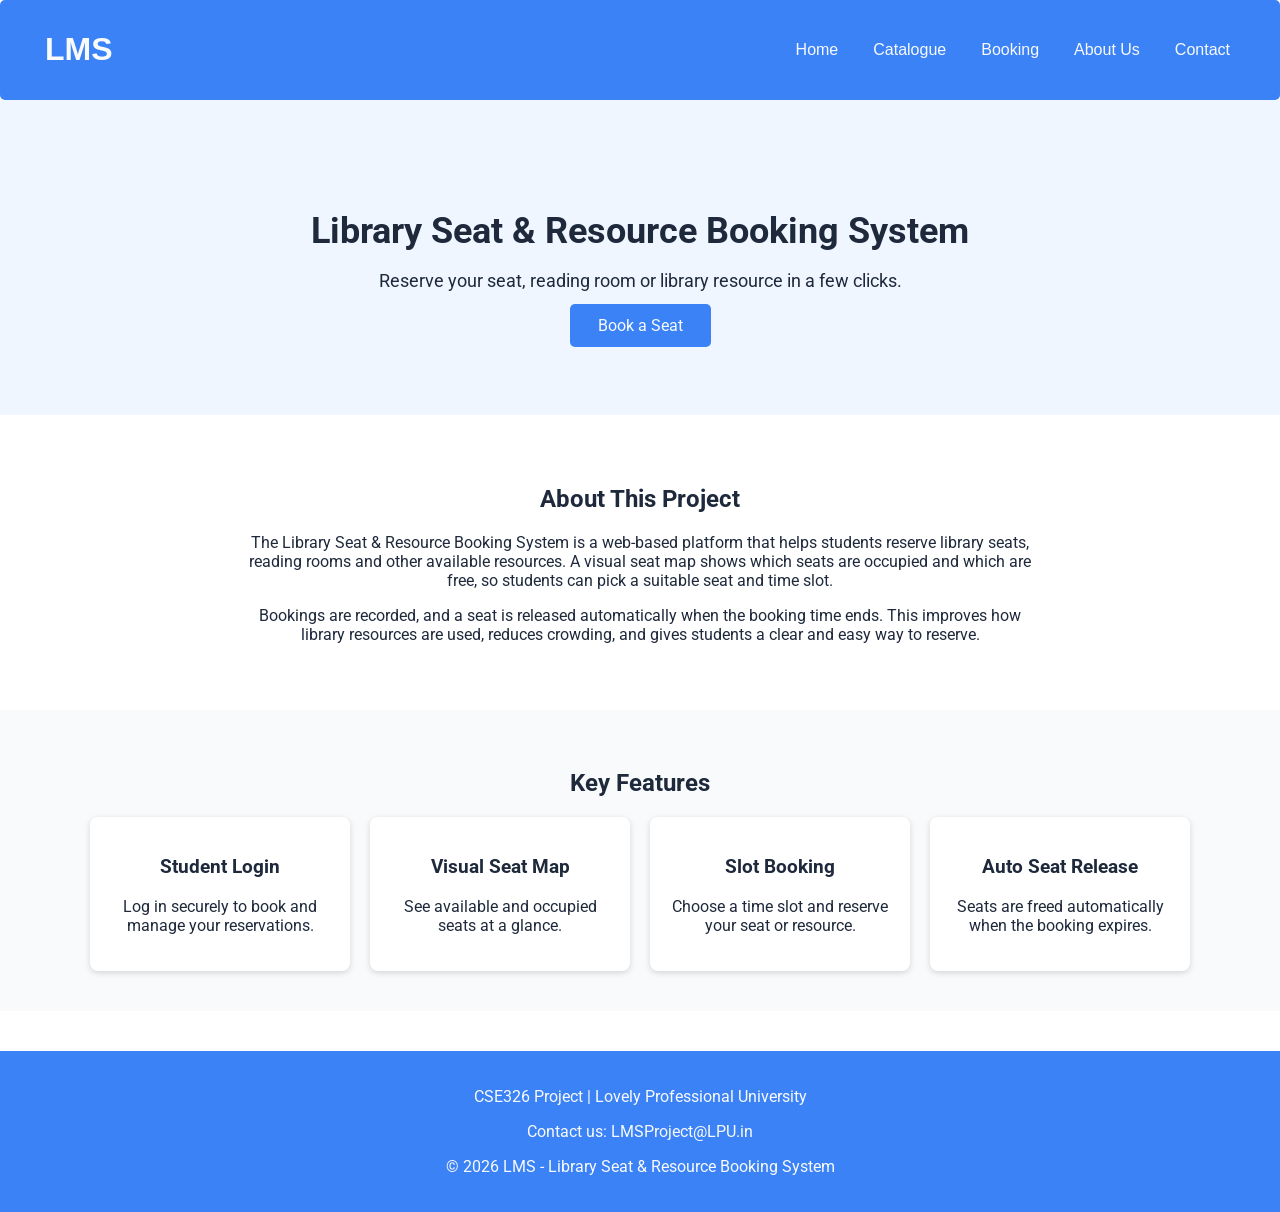
<file: Index.html>
<!DOCTYPE html>
<html lang="en">
<head>
    <meta charset="UTF-8">
    <meta name="viewport" content="width=device-width, initial-scale=1.0">
    <title>Document</title>
    <link rel="stylesheet" type="text/css" href="styles.css">
    <link rel="preconnect" href="https://fonts.googleapis.com">
<link rel="preconnect" href="https://fonts.gstatic.com" crossorigin>
<link href="https://fonts.googleapis.com/css2?family=Google+Sans:ital,opsz,wght@0,17..18,400..700;1,17..18,400..700&family=Roboto:ital,wght@0,100..900;1,100..900&display=swap" rel="stylesheet">
</head>
<body class="home-page">
    <header>
        <h1 ><a href="Index.html" class="Menumain" id="LMS">LMS</a></h1>
        <div class="Menu">
            <a href="Index.html">Home</a>
            <a href="catalogue.html">Catalogue</a>
            <a href="booking.html">Booking</a>
            <a href="about.html">About Us</a>
            <a href="Contact.html">Contact</a>
        </div>
    </header>
    <section class="hero">
        <h2>Library Seat &amp; Resource Booking System</h2>
        <p>Reserve your seat, reading room or library resource in a few clicks.</p>
        <a href="booking.html" class="btn">Book a Seat</a>
    </section>

    <section class="about" id="about">
        <h2>About This Project</h2>
        <p>
            The Library Seat &amp; Resource Booking System is a web-based platform
            that helps students reserve library seats, reading rooms and other
            available resources. A visual seat map shows which seats are occupied
            and which are free, so students can pick a suitable seat and time slot.
        </p>
        <p>
            Bookings are recorded, and a seat is released automatically when the
            booking time ends. This improves how library resources are used,
            reduces crowding, and gives students a clear and easy way to reserve.
        </p>
    </section>

    <section class="features">
        <h2>Key Features</h2>
        <div class="cards">
            <div class="card">
                <h3>Student Login</h3>
                <p>Log in securely to book and manage your reservations.</p>
            </div>
        <div class="card">
            <h3>Visual Seat Map</h3>
            <p>See available and occupied seats at a glance.</p>
        </div>
        <div class="card">
            <h3>Slot Booking</h3>
            <p>Choose a time slot and reserve your seat or resource.</p>
        </div>
        <div class="card">
            <h3>Auto Seat Release</h3>
            <p>Seats are freed automatically when the booking expires.</p>
        </div>
        </div>
    </section>

    <footer id="contact">
        <p>CSE326 Project | Lovely Professional University</p>
        <p>Contact us: LMSProject@LPU.in</p>
        <p>&copy; 2026 LMS - Library Seat &amp; Resource Booking System</p>
    </footer>
    <script src="script.js"></script>
</body>
</html>
</file>
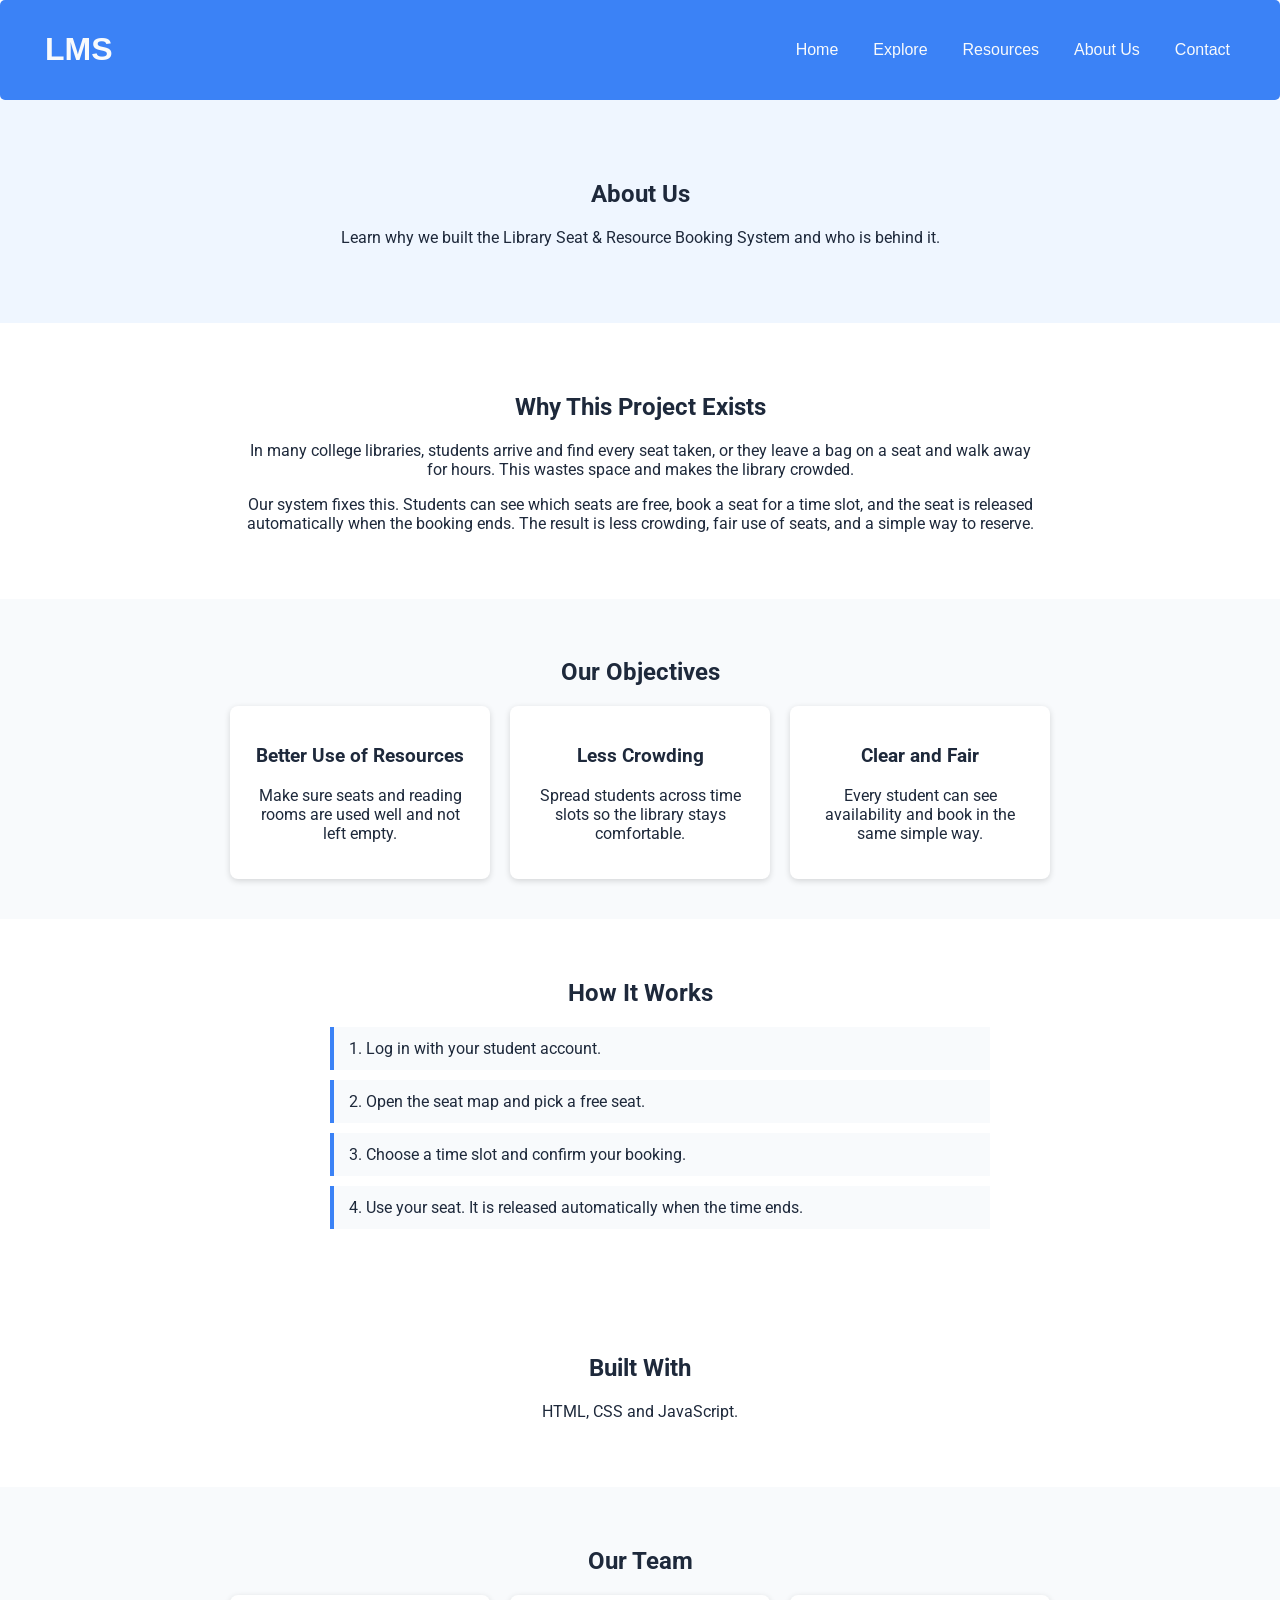
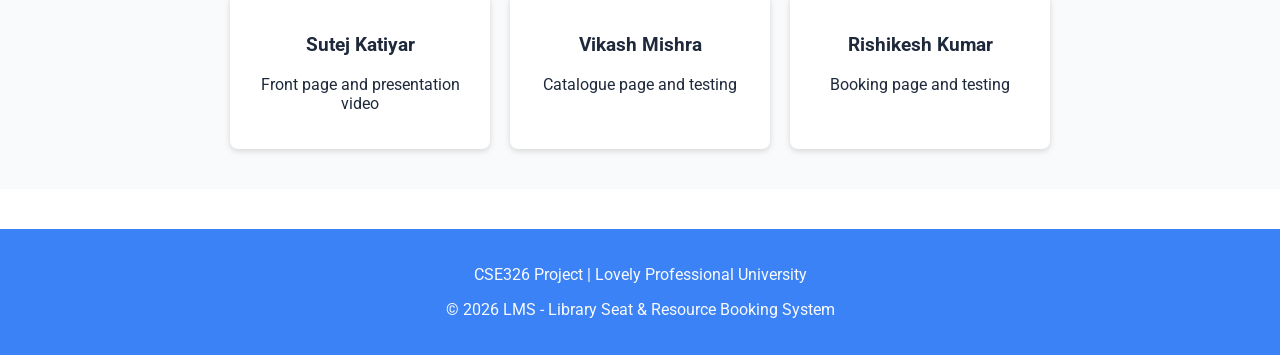
<file: about.html>
<!DOCTYPE html>
<html lang="en">
<head>
    <meta charset="UTF-8">
    <meta name="viewport" content="width=device-width, initial-scale=1.0">
    <title>About Us - LMS</title>
    <link rel="stylesheet" type="text/css" href="styles.css">
    <link rel="preconnect" href="https://fonts.googleapis.com">
    <link rel="preconnect" href="https://fonts.gstatic.com" crossorigin>
    <link href="https://fonts.googleapis.com/css2?family=Google+Sans:ital,opsz,wght@0,17..18,400..700;1,17..18,400..700&family=Roboto:ital,wght@0,100..900;1,100..900&display=swap" rel="stylesheet">
</head>
<body>
    <header>
        <h1><a href="Index.html" class="Menumain" id="LMS">LMS</a></h1>
        <div class="Menu">
            <a href="Index.html">Home</a>
            <a href="#">Explore</a>
            <a href="#">Resources</a>
            <a href="about.html">About Us</a>
            <a href="contact.html">Contact</a>
        </div>
    </header>

    <!-- Page heading -->
    <section class="contact-hero">
        <h2>About Us</h2>
        <p>Learn why we built the Library Seat &amp; Resource Booking System and who is behind it.</p>
    </section>

    <!-- Why this project exists -->
    <section class="about">
        <h2>Why This Project Exists</h2>
        <p>
            In many college libraries, students arrive and find every seat taken,
            or they leave a bag on a seat and walk away for hours. This wastes
            space and makes the library crowded.
        </p>
        <p>
            Our system fixes this. Students can see which seats are free,
            book a seat for a time slot, and the seat is released automatically
            when the booking ends. The result is less crowding, fair use of
            seats, and a simple way to reserve.
        </p>
    </section>

    <!-- Objectives -->
    <section class="features">
        <h2>Our Objectives</h2>
        <div class="cards">
            <div class="card">
                <h3>Better Use of Resources</h3>
                <p>Make sure seats and reading rooms are used well and not left empty.</p>
            </div>
            <div class="card">
                <h3>Less Crowding</h3>
                <p>Spread students across time slots so the library stays comfortable.</p>
            </div>
            <div class="card">
                <h3>Clear and Fair</h3>
                <p>Every student can see availability and book in the same simple way.</p>
            </div>
        </div>
    </section>

    <!-- How it works -->
    <section class="how">
        <h2>How It Works</h2>
        <ol>
            <li>Log in with your student account.</li>
            <li>Open the seat map and pick a free seat.</li>
            <li>Choose a time slot and confirm your booking.</li>
            <li>Use your seat. It is released automatically when the time ends.</li>
        </ol>
    </section>

    <!-- Technologies -->
    <section class="about">
        <h2>Built With</h2>
        <p>HTML, CSS and JavaScript.</p>
    </section>

    <!-- Team -->
    <section class="features">
        <h2>Our Team</h2>
        <div class="cards">
            <div class="card">
                <h3>Sutej Katiyar</h3>
                <p>Front page and presentation video</p>
            </div>
            <div class="card">
                <h3>Vikash Mishra</h3>
                <p>Catalogue page and testing</p>
            </div>
            <div class="card">
                <h3>Rishikesh Kumar</h3>
                <p>Booking page and testing</p>
            </div>
        </div>
    </section>

    <footer>
        <p>CSE326 Project | Lovely Professional University</p>
        <p>&copy; 2026 LMS - Library Seat &amp; Resource Booking System</p>
    </footer>
</body>
</html>
</file>
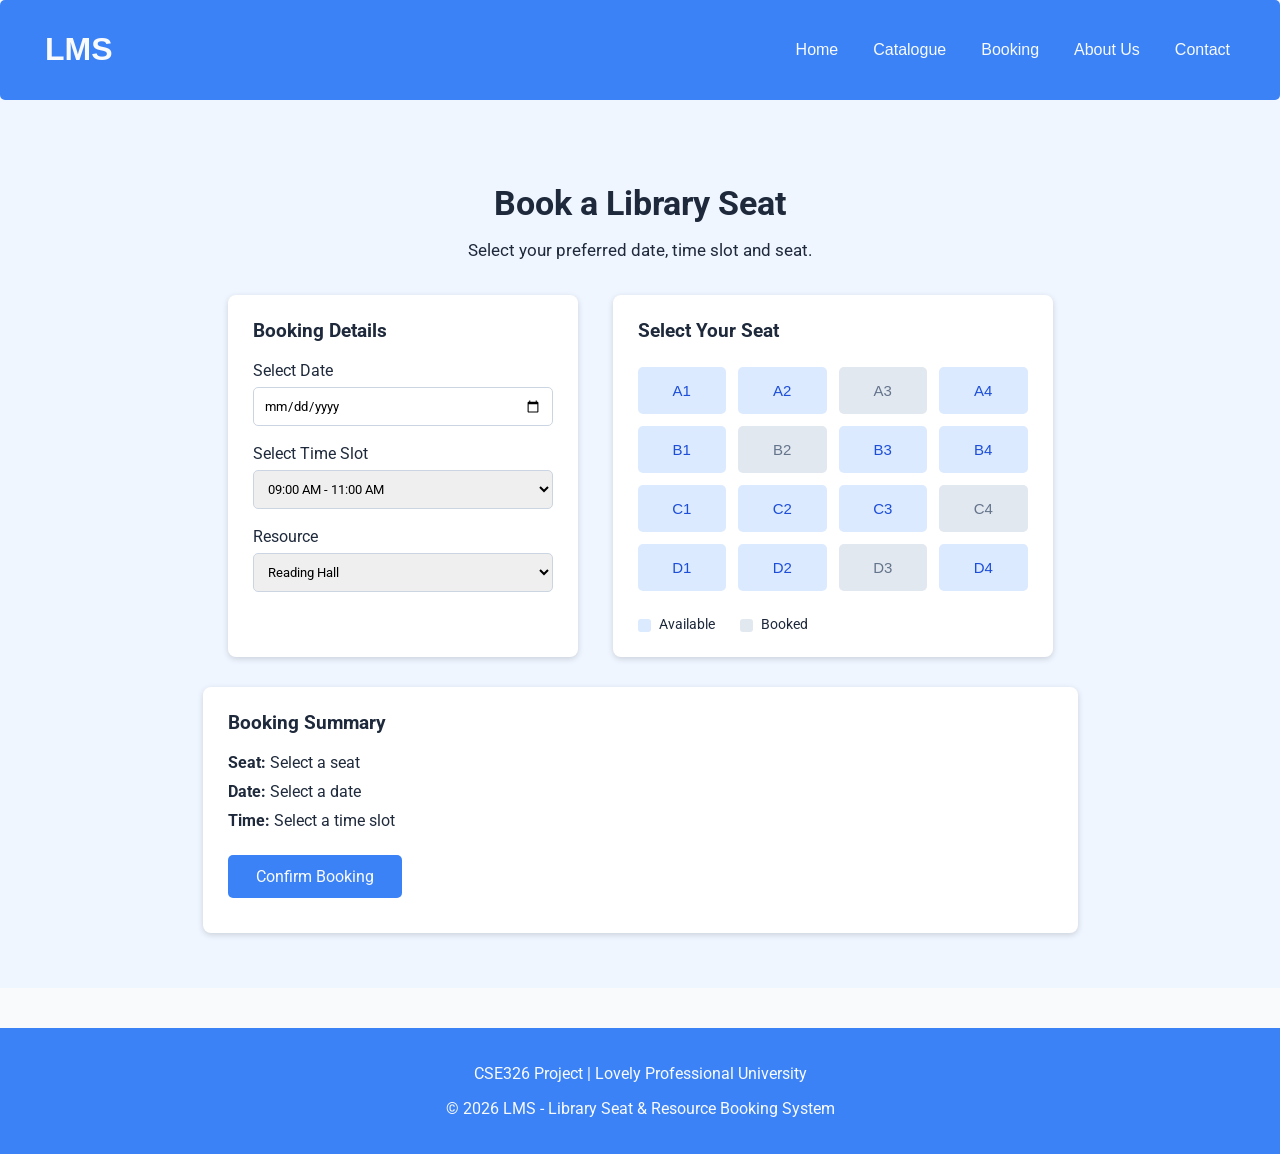
<file: booking.html>
<!DOCTYPE html>
<html lang="en">
<head>
    <meta charset="UTF-8">
    <meta name="viewport" content="width=device-width, initial-scale=1.0">
    <title>Book a Seat | LMS</title>
    <link rel="stylesheet" type="text/css" href="booking.css">
    <link rel="preconnect" href="https://fonts.googleapis.com">
    <link rel="preconnect" href="https://fonts.gstatic.com" crossorigin>
    <link href="https://fonts.googleapis.com/css2?family=Google+Sans:ital,opsz,wght@0,17..18,400..700;1,17..18,400..700&family=Roboto:ital,wght@0,100..900;1,100..900&display=swap" rel="stylesheet">
</head>
<body class="booking-page">

    <header>
        <h1><a href="Index.html" class="Menumain" id="LMS">LMS</a></h1>

        <div class="Menu">
            <a href="Index.html">Home</a>
            <a href="catalogue.html">Catalogue</a>
            <a href="booking.html">Booking</a>
            <a href="Index.html#about">About Us</a>
            <a href="Index.html#contact">Contact</a>
        </div>
    </header>

    <section class="booking">
        <h2>Book a Library Seat</h2>
        <p>Select your preferred date, time slot and seat.</p>

        <div class="booking-box">

            <div class="details">
                <h3>Booking Details</h3>

                <label for="date">Select Date</label>
                <input type="date" id="date">

                <label for="time">Select Time Slot</label>
                <select id="time">
                    <option>09:00 AM - 11:00 AM</option>
                    <option>11:00 AM - 01:00 PM</option>
                    <option>01:00 PM - 03:00 PM</option>
                    <option>03:00 PM - 05:00 PM</option>
                    <option>05:00 PM - 07:00 PM</option>
                </select>

                <label for="resource">Resource</label>
                <select id="resource">
                    <option>Reading Hall</option>
                    <option>Discussion Room</option>
                    <option>Computer Section</option>
                </select>
            </div>

            <div class="seat-section">
                <h3>Select Your Seat</h3>

                <div class="seat-map">
                    <button class="seat available">A1</button>
                    <button class="seat available">A2</button>
                    <button class="seat booked">A3</button>
                    <button class="seat available">A4</button>

                    <button class="seat available">B1</button>
                    <button class="seat booked">B2</button>
                    <button class="seat available">B3</button>
                    <button class="seat available">B4</button>

                    <button class="seat available">C1</button>
                    <button class="seat available">C2</button>
                    <button class="seat available">C3</button>
                    <button class="seat booked">C4</button>

                    <button class="seat available">D1</button>
                    <button class="seat available">D2</button>
                    <button class="seat booked">D3</button>
                    <button class="seat available">D4</button>
                </div>

                <div class="legend">
                    <span><span class="legend-box available-box"></span> Available</span>
                    <span><span class="legend-box booked-box"></span> Booked</span>
                </div>
            </div>

        </div>

        <div class="summary">
            <h3>Booking Summary</h3>
            <p><strong>Seat:</strong> <span id="seatSummary">Select a seat</span></p>
            <p><strong>Date:</strong> <span id="dateSummary">Select a date</span></p>
            <p><strong>Time:</strong> <span id="timeSummary">Select a time slot</span></p>
            <a href="booking.html" class="btn" id="confirmBooking">Confirm Booking</a>
            <p id="bookingMessage"></p>
        </div>
    </section>

    <footer>
        <p>CSE326 Project | Lovely Professional University</p>
        <p>&copy; 2026 LMS - Library Seat &amp; Resource Booking System</p>
    </footer>
    <script src="script.js"></script>
</body>
</html>
</file>
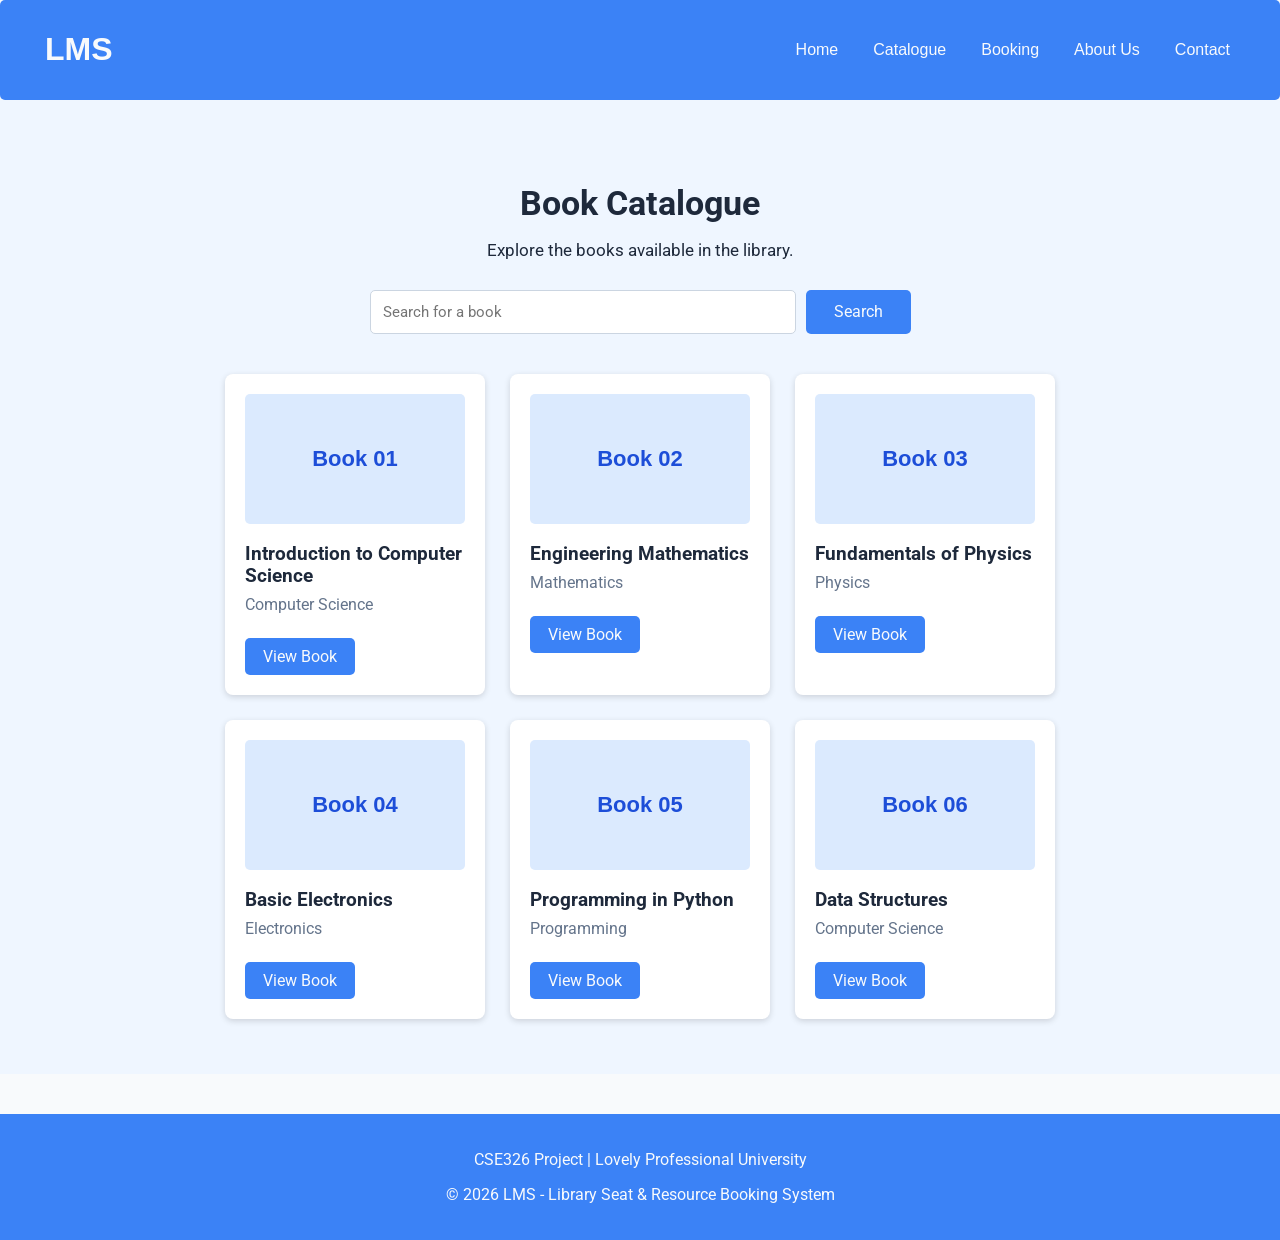
<file: catalogue.html>
<!DOCTYPE html>
<html lang="en">
<head>
    <meta charset="UTF-8">
    <meta name="viewport" content="width=device-width, initial-scale=1.0">
    <title>Book Catalogue | LMS</title>
    <link rel="stylesheet" type="text/css" href="catalogue.css">
    <link rel="preconnect" href="https://fonts.googleapis.com">
    <link rel="preconnect" href="https://fonts.gstatic.com" crossorigin>
    <link href="https://fonts.googleapis.com/css2?family=Google+Sans:ital,opsz,wght@0,17..18,400..700;1,17..18,400..700&family=Roboto:ital,wght@0,100..900;1,100..900&display=swap" rel="stylesheet">
</head>
<body class="catalogue-page">

    <header>
        <h1><a href="Index.html" class="Menumain" id="LMS">LMS</a></h1>

        <div class="Menu">
            <a href="Index.html">Home</a>
            <a href="catalogue.html">Catalogue</a>
            <a href="booking.html">Booking</a>
            <a href="Index.html#about">About Us</a>
            <a href="Index.html#contact">Contact</a>
        </div>
    </header>

    <section class="catalogue">
        <h2>Book Catalogue</h2>
        <p>Explore the books available in the library.</p>

        <div class="search">
            <input type="text" id="bookSearch" placeholder="Search for a book">
            <a href="#" class="btn" id="searchButton">Search</a>
        </div>

        <div class="books">
            <div class="book">
                <div class="book-cover">Book 01</div>
                <h3>Introduction to Computer Science</h3>
                <p>Computer Science</p>
                <a href="#" class="book-btn">View Book</a>
            </div>

            <div class="book">
                <div class="book-cover">Book 02</div>
                <h3>Engineering Mathematics</h3>
                <p>Mathematics</p>
                <a href="#" class="book-btn">View Book</a>
            </div>

            <div class="book">
                <div class="book-cover">Book 03</div>
                <h3>Fundamentals of Physics</h3>
                <p>Physics</p>
                <a href="#" class="book-btn">View Book</a>
            </div>

            <div class="book">
                <div class="book-cover">Book 04</div>
                <h3>Basic Electronics</h3>
                <p>Electronics</p>
                <a href="#" class="book-btn">View Book</a>
            </div>

            <div class="book">
                <div class="book-cover">Book 05</div>
                <h3>Programming in Python</h3>
                <p>Programming</p>
                <a href="#" class="book-btn">View Book</a>
            </div>

            <div class="book">
                <div class="book-cover">Book 06</div>
                <h3>Data Structures</h3>
                <p>Computer Science</p>
                <a href="#" class="book-btn">View Book</a>
            </div>
        </div>
    </section>

    <footer>
        <p>CSE326 Project | Lovely Professional University</p>
        <p>&copy; 2026 LMS - Library Seat &amp; Resource Booking System</p>
    </footer>

    <script src="script.js"></script>
</body>
</html>
</file>
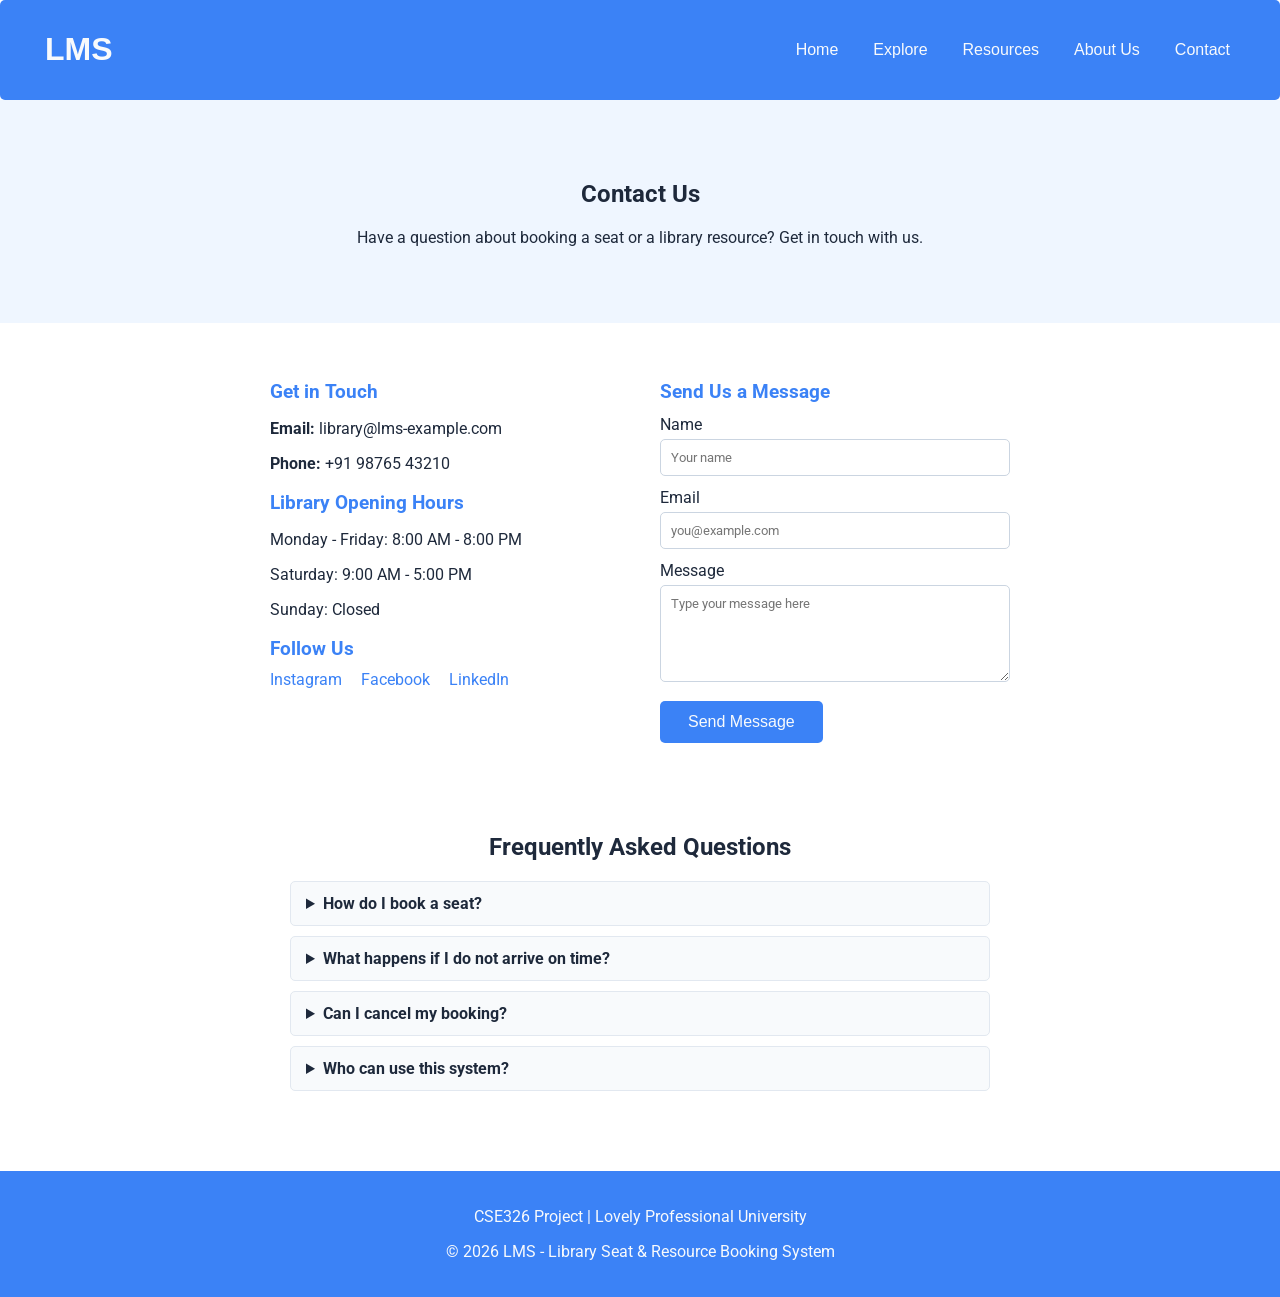
<file: contact.html>
<!DOCTYPE html>
<html lang="en">
<head>
    <meta charset="UTF-8">
    <meta name="viewport" content="width=device-width, initial-scale=1.0">
    <title>Contact Us - LMS</title>
    <link rel="stylesheet" type="text/css" href="styles.css">
    <link rel="preconnect" href="https://fonts.googleapis.com">
    <link rel="preconnect" href="https://fonts.gstatic.com" crossorigin>
    <link href="https://fonts.googleapis.com/css2?family=Google+Sans:ital,opsz,wght@0,17..18,400..700;1,17..18,400..700&family=Roboto:ital,wght@0,100..900;1,100..900&display=swap" rel="stylesheet">
</head>
<body>
    <header>
        <h1><a href="Index.html" class="Menumain" id="LMS">LMS</a></h1>
        <div class="Menu">
            <a href="Index.html">Home</a>
            <a href="#">Explore</a>
            <a href="#">Resources</a>
            <a href="#">About Us</a>
            <a href="contact.html">Contact</a>
        </div>
    </header>

    <!-- Page heading -->
    <section class="contact-hero">
        <h2>Contact Us</h2>
        <p>Have a question about booking a seat or a library resource? Get in touch with us.</p>
    </section>

    <!-- Contact details + form side by side -->
    <section class="contact-main">

        <!-- Left side: details -->
        <div class="contact-info">
            <h3>Get in Touch</h3>
            <p><strong>Email:</strong> library@lms-example.com</p>
            <p><strong>Phone:</strong> +91 98765 43210</p>

            <h3>Library Opening Hours</h3>
            <p>Monday - Friday: 8:00 AM - 8:00 PM</p>
            <p>Saturday: 9:00 AM - 5:00 PM</p>
            <p>Sunday: Closed</p>

            <h3>Follow Us</h3>
            <div class="social">
                <a href="#">Instagram</a>
                <a href="#">Facebook</a>
                <a href="#">LinkedIn</a>
            </div>
        </div>

        <!-- Right side: form -->
        <div class="contact-form">
            <h3>Send Us a Message</h3>
            <form action="#" method="post">
                <label for="name">Name</label>
                <input type="text" id="name" name="name" placeholder="Your name" required>

                <label for="email">Email</label>
                <input type="email" id="email" name="email" placeholder="you@example.com" required>

                <label for="message">Message</label>
                <textarea id="message" name="message" rows="5" placeholder="Type your message here" required></textarea>

                <button type="submit" class="btn">Send Message</button>
            </form>
        </div>
    </section>

    <!-- FAQ -->
    <section class="faq">
        <h2>Frequently Asked Questions</h2>

        <details>
            <summary>How do I book a seat?</summary>
            <p>Log in with your student account, open the seat map, pick a free seat and choose a time slot.</p>
        </details>

        <details>
            <summary>What happens if I do not arrive on time?</summary>
            <p>The seat is released automatically when your booking time ends, so other students can use it.</p>
        </details>

        <details>
            <summary>Can I cancel my booking?</summary>
            <p>Yes. Open your booking history and cancel the reservation before the slot starts.</p>
        </details>

        <details>
            <summary>Who can use this system?</summary>
            <p>Students can book seats and resources. Library staff use the admin dashboard to manage them.</p>
        </details>
    </section>

    <footer>
        <p>CSE326 Project | Lovely Professional University</p>
        <p>&copy; 2026 LMS - Library Seat &amp; Resource Booking System</p>
    </footer>
</body>
</html>
</file>
<file: styles.css>
header {
    background-color: #3B82F6;
    border-radius: 5px;
    padding: 10px 20px;
    font-family: "Google Sans",sans-serif;

    display: flex;
    justify-content: space-between;
    align-items: center;
    padding-right: 50px;
    padding-left: 35px;
}
#LMS {
    padding-left: 10px;
    font-style: normal;
}
.Menu{
    display: flex;
    align-items: center;
    gap: 20px;
}
.Menu a {
    text-decoration: none;
    color: #F8FAFC;
    margin-left: 15px;
    font-size: 16px;
}
.Menumain {
    text-decoration: none;
    color: #F8FAFC;
}
body {
    margin: 0;
    font-family: "Roboto", sans-serif;
    color: #1E293B;
}

.hero {
    text-align: center;
    padding: 80px 20px;
    background-color: #EFF6FF;
}
.hero h2 {
    font-size: 36px;
    margin-bottom: 10px;
}
.hero p {
    font-size: 18px;
    margin-bottom: 25px;
}
.btn {
    background-color: #3B82F6;
    color: #F8FAFC;
    text-decoration: none;
    padding: 12px 28px;
    border-radius: 5px;
}

.about {
    max-width: 800px;
    margin: 0 auto;
    padding: 50px 20px;
    text-align: center;
}

.features {
    padding: 40px 20px;
    text-align: center;
    background-color: #F8FAFC;
}
.cards {
    display: flex;
    justify-content: center;
    gap: 20px;
    flex-wrap: wrap;
}
.card {
    background-color: white;
    width: 220px;
    padding: 20px;
    border-radius: 8px;
    box-shadow: 0 2px 6px rgba(0, 0, 0, 0.15);
}

footer {
    background-color: #3B82F6;
    color: #F8FAFC;
    text-align: center;
    padding: 20px;
    margin-top: 40px;
}

.contact-hero {
    text-align: center;
    padding: 60px 20px;
    background-color: #EFF6FF;
}

.contact-main {
    display: flex;
    justify-content: center;
    gap: 40px;
    flex-wrap: wrap;
    padding: 40px 20px;
}

.contact-info,
.contact-form {
    width: 350px;
}

.contact-info h3,
.contact-form h3 {
    margin-bottom: 10px;
    color: #3B82F6;
}

.social a {
    color: #3B82F6;
    margin-right: 15px;
    text-decoration: none;
}

.contact-form label {
    display: block;
    margin-top: 12px;
    margin-bottom: 5px;
}

.contact-form input,
.contact-form textarea {
    width: 100%;
    padding: 10px;
    border: 1px solid #CBD5E1;
    border-radius: 5px;
    font-family: "Roboto", sans-serif;
    box-sizing: border-box;
}

.contact-form button {
    margin-top: 15px;
    border: none;
    cursor: pointer;
    font-size: 16px;
}

.faq {
    max-width: 700px;
    margin: 0 auto;
    padding: 30px 20px;
}

.faq h2 {
    text-align: center;
}

.faq details {
    background-color: #F8FAFC;
    border: 1px solid #E2E8F0;
    border-radius: 5px;
    padding: 12px 15px;
    margin-bottom: 10px;
}

.faq summary {
    cursor: pointer;
    font-weight: bold;
}

.how {
    max-width: 700px;
    margin: 0 auto;
    padding: 40px 20px;
}

.how h2 {
    text-align: center;
}

.how li {
    background-color: #F8FAFC;
    border-left: 4px solid #3B82F6;
    padding: 12px 15px;
    margin-bottom: 10px;
    list-style-position: inside;
}
</file>
<file: booking.css>
header {
    background-color: #3B82F6;
    border-radius: 5px;
    padding: 10px 20px;
    font-family: "Google Sans", sans-serif;
    display: flex;
    justify-content: space-between;
    align-items: center;
    padding-right: 50px;
    padding-left: 35px;
}

#LMS {
    padding-left: 10px;
    font-style: normal;
}

.Menu {
    display: flex;
    align-items: center;
    gap: 20px;
}

.Menu a {
    text-decoration: none;
    color: #F8FAFC;
    margin-left: 15px;
    font-size: 16px;
}

.Menumain {
    text-decoration: none;
    color: #F8FAFC;
}

body {
    margin: 0;
    font-family: "Roboto", sans-serif;
    color: #1E293B;
    background-color: #F8FAFC;
}

.booking {
    padding: 55px 20px;
    text-align: center;
    background-color: #EFF6FF;
}

.booking h2 {
    font-size: 34px;
    margin-bottom: 8px;
}

.booking > p {
    font-size: 17px;
    margin-bottom: 35px;
}

.booking-box {
    display: flex;
    justify-content: center;
    gap: 35px;
    max-width: 900px;
    margin: 0 auto;
    text-align: left;
}

.details,
.seat-section,
.summary {
    background-color: white;
    border-radius: 8px;
    box-shadow: 0 2px 6px rgba(0, 0, 0, 0.15);
}

.details {
    width: 300px;
    padding: 25px;
}

.details h3,
.seat-section h3,
.summary h3 {
    margin-top: 0;
}

.details label {
    display: block;
    margin-top: 18px;
    margin-bottom: 7px;
}

.details input,
.details select {
    width: 100%;
    box-sizing: border-box;
    padding: 10px;
    border: 1px solid #CBD5E1;
    border-radius: 5px;
    font-family: "Roboto", sans-serif;
}

.seat-section {
    width: 390px;
    padding: 25px;
}

.seat-map {
    display: grid;
    grid-template-columns: repeat(4, 1fr);
    gap: 12px;
    margin-top: 25px;
}

.seat {
    border: none;
    padding: 15px 5px;
    border-radius: 5px;
    font-size: 15px;
    cursor: pointer;
}

.available {
    background-color: #DBEAFE;
    color: #1D4ED8;
}

.booked {
    background-color: #E2E8F0;
    color: #64748B;
    cursor: not-allowed;
}

.legend {
    display: flex;
    gap: 25px;
    margin-top: 25px;
    font-size: 14px;
}

.legend-box {
    display: inline-block;
    width: 13px;
    height: 13px;
    border-radius: 3px;
    margin-right: 5px;
    vertical-align: middle;
}

.available-box {
    background-color: #DBEAFE;
}

.booked-box {
    background-color: #E2E8F0;
}

.summary {
    max-width: 825px;
    margin: 30px auto 0;
    padding: 25px;
    text-align: left;
}

.summary p {
    margin: 10px 0;
}

.btn {
    display: inline-block;
    background-color: #3B82F6;
    color: #F8FAFC;
    text-decoration: none;
    padding: 12px 28px;
    border-radius: 5px;
    margin-top: 15px;
}

footer {
    background-color: #3B82F6;
    color: #F8FAFC;
    text-align: center;
    padding: 20px;
    margin-top: 40px;
}
</file>
<file: catalogue.css>
header {
    background-color: #3B82F6;
    border-radius: 5px;
    padding: 10px 20px;
    font-family: "Google Sans", sans-serif;
    display: flex;
    justify-content: space-between;
    align-items: center;
    padding-right: 50px;
    padding-left: 35px;
}

#LMS {
    padding-left: 10px;
    font-style: normal;
}

.Menu {
    display: flex;
    align-items: center;
    gap: 20px;
}

.Menu a {
    text-decoration: none;
    color: #F8FAFC;
    margin-left: 15px;
    font-size: 16px;
}

.Menumain {
    text-decoration: none;
    color: #F8FAFC;
}

body {
    margin: 0;
    font-family: "Roboto", sans-serif;
    color: #1E293B;
    background-color: #F8FAFC;
}

.catalogue {
    padding: 55px 20px;
    text-align: center;
    background-color: #EFF6FF;
}

.catalogue h2 {
    font-size: 34px;
    margin-bottom: 8px;
}

.catalogue > p {
    font-size: 17px;
    margin-bottom: 30px;
}

.search {
    display: flex;
    justify-content: center;
    gap: 10px;
    margin-bottom: 40px;
}

.search input {
    width: 400px;
    padding: 12px;
    border: 1px solid #CBD5E1;
    border-radius: 5px;
    font-family: "Roboto", sans-serif;
    font-size: 15px;
}

.btn {
    background-color: #3B82F6;
    color: #F8FAFC;
    text-decoration: none;
    padding: 12px 28px;
    border-radius: 5px;
}

.books {
    max-width: 950px;
    margin: 0 auto;
    display: flex;
    justify-content: center;
    gap: 25px;
    flex-wrap: wrap;
}

.book {
    background-color: white;
    width: 220px;
    padding: 20px;
    border-radius: 8px;
    box-shadow: 0 2px 6px rgba(0, 0, 0, 0.15);
    text-align: left;
}

.book-cover {
    height: 130px;
    background-color: #DBEAFE;
    color: #1D4ED8;
    border-radius: 5px;
    display: flex;
    align-items: center;
    justify-content: center;
    font-family: "Google Sans", sans-serif;
    font-size: 22px;
    font-weight: 600;
}

.book h3 {
    margin-bottom: 8px;
}

.book p {
    color: #64748B;
    margin-top: 0;
}

.book-btn {
    display: inline-block;
    background-color: #3B82F6;
    color: #F8FAFC;
    text-decoration: none;
    padding: 9px 18px;
    border-radius: 5px;
    margin-top: 8px;
}

footer {
    background-color: #3B82F6;
    color: #F8FAFC;
    text-align: center;
    padding: 20px;
    margin-top: 40px;
}
</file>
